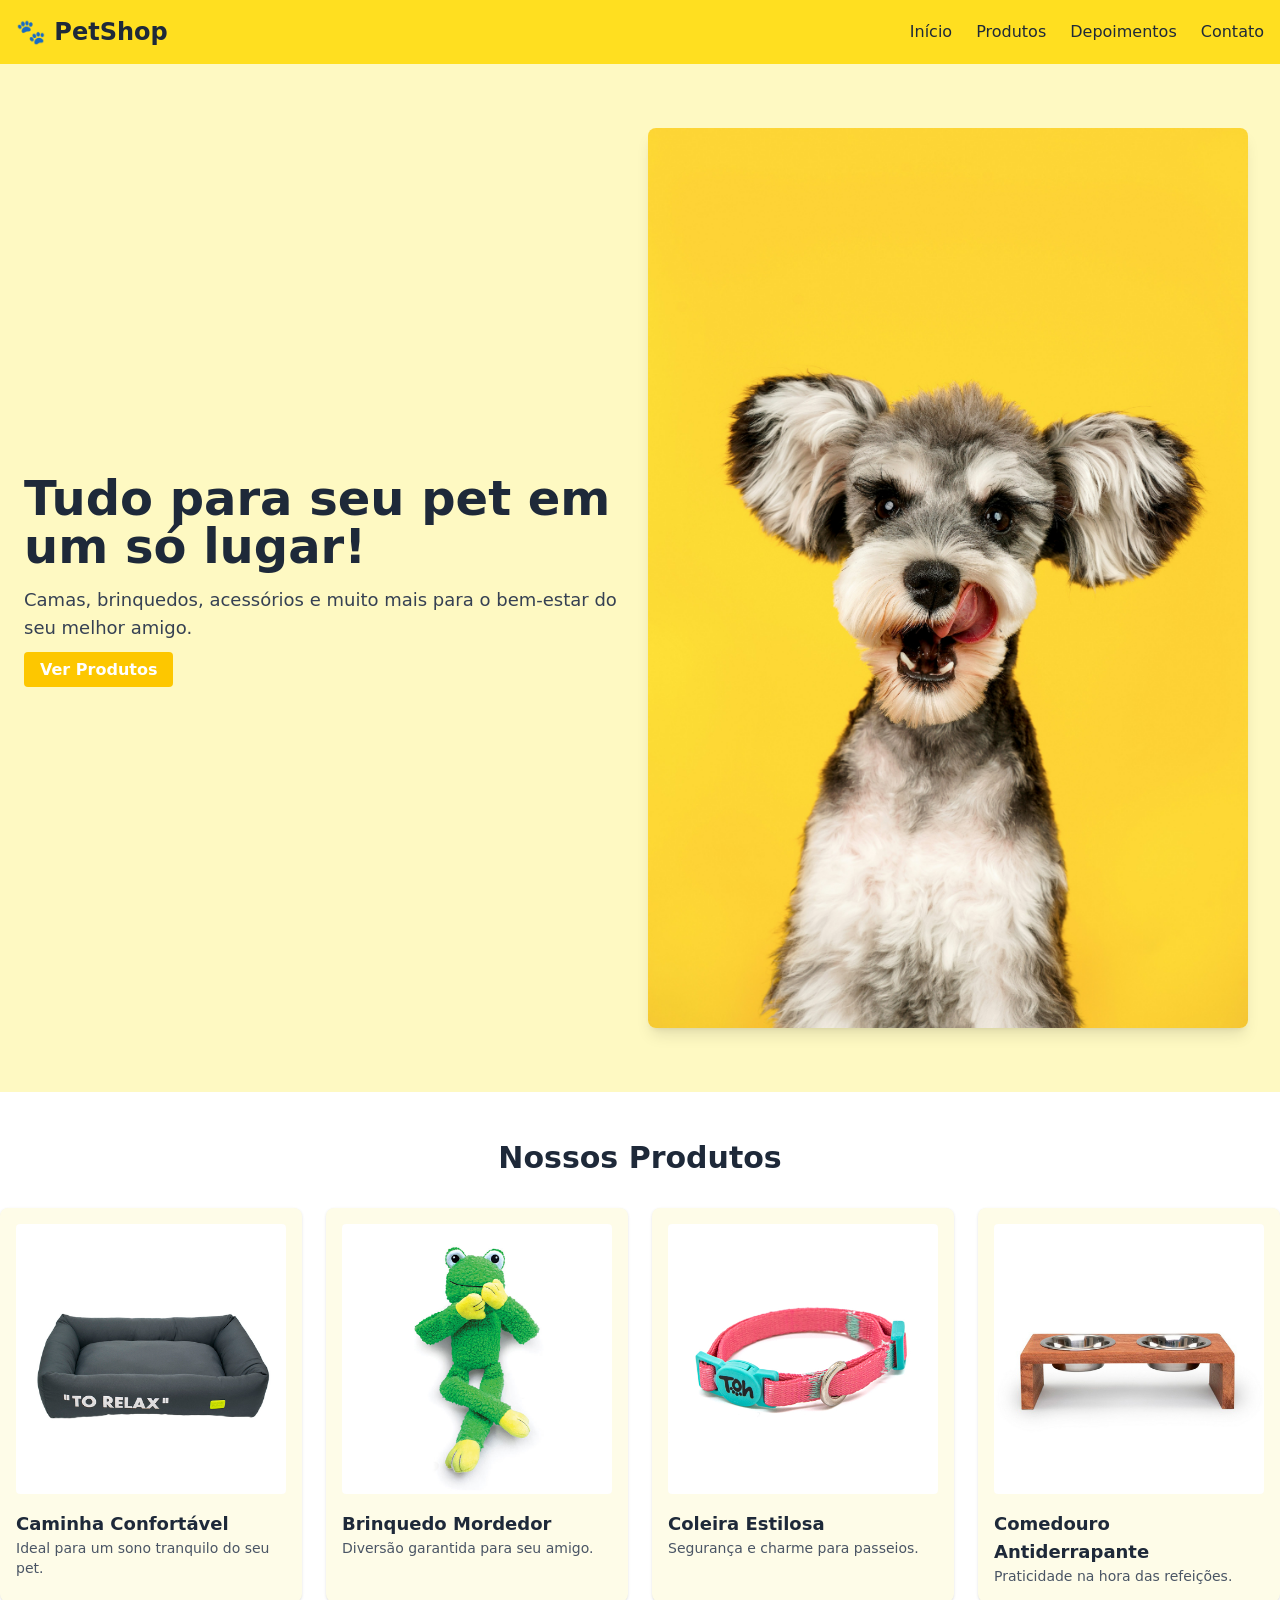
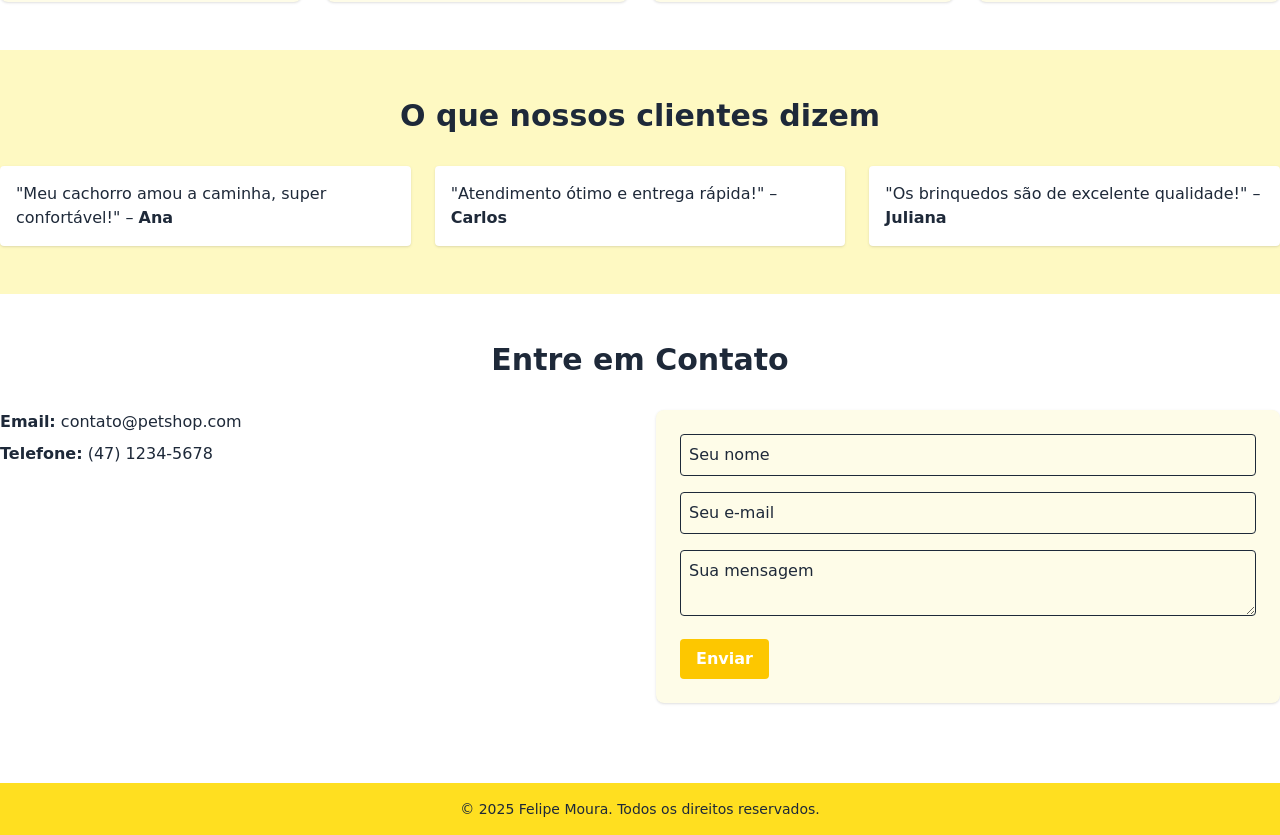
<file: Petshop/index.html>
<!DOCTYPE html>
<html lang="pt-BR">
<head>
  <meta charset="UTF-8">
  <meta name="viewport" content="width=device-width, initial-scale=1.0">
  <title>PetShop</title>
  <link href="./src/output.css" rel="stylesheet">
</head>
<body class="font-sans text-gray-800">
  <header class="bg-yellow-300 shadow-md">
    <div class="container mx-auto flex justify-between items-center p-4">
      <div class="flex items-center space-x-2">
        <span class="text-2xl font-bold text-gray-800">🐾 PetShop</span>
      </div>
      <nav class="hidden md:flex space-x-6 font-medium">
        <a href="#hero" class="hover:text-gray-700">Início</a>
        <a href="#produtos" class="hover:text-gray-700">Produtos</a>
        <a href="#depoimentos" class="hover:text-gray-700">Depoimentos</a>
        <a href="#contato" class="hover:text-gray-700">Contato</a>
      </nav>
    </div>
  </header>
  <section id="hero" class="bg-yellow-100">
    <div class="container mx-auto flex flex-col md:flex-row items-center p-6 md:py-16">
      <div class="md:w-1/2 text-center md:text-left space-y-4">
        <h1 class="text-4xl md:text-5xl font-bold text-gray-800">
          Tudo para seu pet em um só lugar!
        </h1>
        <p class="text-lg text-gray-700">
          Camas, brinquedos, acessórios e muito mais para o bem-estar do seu melhor amigo.
        </p>
        <a href="#produtos" class="bg-yellow-400 hover:bg-yellow-500 text-white font-bold py-2 px-4 rounded">
          Ver Produtos
        </a>
      </div>
      <div class="md:w-1/2 mt-6 md:mt-0">
        <img src="imgs/petlogo.jpg" loading="lazy" alt="Imagem Pet" class="rounded-lg shadow-lg mx-auto h-dvh">
      </div>
    </div>
  </section>
  <section id="produtos" class="py-12 bg-white">
    <div class="container mx-auto">
      <h2 class="text-3xl font-bold text-center mb-8">Nossos Produtos</h2>
      <div class="grid grid-cols-1 sm:grid-cols-2 lg:grid-cols-4 gap-6">
        <div class="bg-yellow-50 p-4 rounded-lg shadow hover:shadow-lg transition">
          <img src="imgs/cama.jpg" loading="lazy" alt="Caminha" class="rounded mb-4 mx-auto">
          <h3 class="text-lg font-semibold">Caminha Confortável</h3>
          <p class="text-sm text-gray-600">Ideal para um sono tranquilo do seu pet.</p>
        </div>
        <div class="bg-yellow-50 p-4 rounded-lg shadow hover:shadow-lg transition">
          <img src="imgs/brinquedo.jpg" loading="lazy" alt="Brinquedo" class="rounded mb-4 mx-auto">
          <h3 class="text-lg font-semibold">Brinquedo Mordedor</h3>
          <p class="text-sm text-gray-600">Diversão garantida para seu amigo.</p>
        </div>
        <div class="bg-yellow-50 p-4 rounded-lg shadow hover:shadow-lg transition">
          <img src="imgs/coleira.jpg" loading="lazy" alt="Coleira" class="rounded mb-4 mx-auto">
          <h3 class="text-lg font-semibold">Coleira Estilosa</h3>
          <p class="text-sm text-gray-600">Segurança e charme para passeios.</p>
        </div>
        <div class="bg-yellow-50 p-4 rounded-lg shadow hover:shadow-lg transition">
          <img src="imgs/comedouro.jpg" loading="lazy" alt="Comedouro" class="rounded mb-4 mx-auto">
          <h3 class="text-lg font-semibold">Comedouro Antiderrapante</h3>
          <p class="text-sm text-gray-600">Praticidade na hora das refeições.</p>
        </div>
      </div>
    </div>
  </section>
  <section id="depoimentos" class="py-12 bg-yellow-100">
    <div class="container mx-auto">
      <h2 class="text-3xl font-bold text-center mb-8">O que nossos clientes dizem</h2>
      <div class="grid grid-cols-1 md:grid-cols-3 gap-6">
        <blockquote class="bg-white p-4 rounded shadow">
          "Meu cachorro amou a caminha, super confortável!" – <strong>Ana</strong>
        </blockquote>
        <blockquote class="bg-white p-4 rounded shadow">
          "Atendimento ótimo e entrega rápida!" – <strong>Carlos</strong>
        </blockquote>
        <blockquote class="bg-white p-4 rounded shadow">
          "Os brinquedos são de excelente qualidade!" – <strong>Juliana</strong>
        </blockquote>
      </div>
    </div>
  </section>
  <section id="contato" class="py-12 bg-white">
    <div class="container mx-auto">
      <h2 class="text-3xl font-bold text-center mb-8">Entre em Contato</h2>
      <div class="grid grid-cols-1 md:grid-cols-2 gap-8">
        <div class="space-y-2">
          <p><strong>Email:</strong> contato@petshop.com</p>
          <p><strong>Telefone:</strong> (47) 1234-5678</p>
        </div>
        <form class="bg-yellow-50 p-6 rounded-lg shadow space-y-4">
          <input type="text" placeholder="Seu nome" class="w-full p-2 border rounded">
          <input type="email" placeholder="Seu e-mail" class="w-full p-2 border rounded">
          <textarea placeholder="Sua mensagem" class="w-full p-2 border rounded"></textarea>
          <button type="submit" class="bg-yellow-400 hover:bg-yellow-500 text-white font-bold py-2 px-4 rounded">
            Enviar
          </button>
        </form>
      </div>
    </div>
  </section>
  <footer class="bg-yellow-300 text-center p-4 mt-8">
    <p class="text-sm">© 2025 Felipe Moura. Todos os direitos reservados.</p>
  </footer>
</body>
</html>
</file>
<file: Petshop/src/output.css>
/*! tailwindcss v4.1.12 | MIT License | https://tailwindcss.com */
@layer properties;
@layer theme, base, components, utilities;
@layer theme {
  :root, :host {
    --font-sans: ui-sans-serif, system-ui, sans-serif, "Apple Color Emoji",
      "Segoe UI Emoji", "Segoe UI Symbol", "Noto Color Emoji";
    --font-mono: ui-monospace, SFMono-Regular, Menlo, Monaco, Consolas, "Liberation Mono",
      "Courier New", monospace;
    --color-yellow-50: oklch(98.7% 0.026 102.212);
    --color-yellow-100: oklch(97.3% 0.071 103.193);
    --color-yellow-300: oklch(90.5% 0.182 98.111);
    --color-yellow-400: oklch(85.2% 0.199 91.936);
    --color-yellow-500: oklch(79.5% 0.184 86.047);
    --color-gray-600: oklch(44.6% 0.03 256.802);
    --color-gray-700: oklch(37.3% 0.034 259.733);
    --color-gray-800: oklch(27.8% 0.033 256.848);
    --color-white: #fff;
    --spacing: 0.25rem;
    --text-sm: 0.875rem;
    --text-sm--line-height: calc(1.25 / 0.875);
    --text-lg: 1.125rem;
    --text-lg--line-height: calc(1.75 / 1.125);
    --text-2xl: 1.5rem;
    --text-2xl--line-height: calc(2 / 1.5);
    --text-3xl: 1.875rem;
    --text-3xl--line-height: calc(2.25 / 1.875);
    --text-4xl: 2.25rem;
    --text-4xl--line-height: calc(2.5 / 2.25);
    --text-5xl: 3rem;
    --text-5xl--line-height: 1;
    --font-weight-medium: 500;
    --font-weight-semibold: 600;
    --font-weight-bold: 700;
    --radius-lg: 0.5rem;
    --default-transition-duration: 150ms;
    --default-transition-timing-function: cubic-bezier(0.4, 0, 0.2, 1);
    --default-font-family: var(--font-sans);
    --default-mono-font-family: var(--font-mono);
  }
}
@layer base {
  *, ::after, ::before, ::backdrop, ::file-selector-button {
    box-sizing: border-box;
    margin: 0;
    padding: 0;
    border: 0 solid;
  }
  html, :host {
    line-height: 1.5;
    -webkit-text-size-adjust: 100%;
    tab-size: 4;
    font-family: var(--default-font-family, ui-sans-serif, system-ui, sans-serif, "Apple Color Emoji", "Segoe UI Emoji", "Segoe UI Symbol", "Noto Color Emoji");
    font-feature-settings: var(--default-font-feature-settings, normal);
    font-variation-settings: var(--default-font-variation-settings, normal);
    -webkit-tap-highlight-color: transparent;
  }
  hr {
    height: 0;
    color: inherit;
    border-top-width: 1px;
  }
  abbr:where([title]) {
    -webkit-text-decoration: underline dotted;
    text-decoration: underline dotted;
  }
  h1, h2, h3, h4, h5, h6 {
    font-size: inherit;
    font-weight: inherit;
  }
  a {
    color: inherit;
    -webkit-text-decoration: inherit;
    text-decoration: inherit;
  }
  b, strong {
    font-weight: bolder;
  }
  code, kbd, samp, pre {
    font-family: var(--default-mono-font-family, ui-monospace, SFMono-Regular, Menlo, Monaco, Consolas, "Liberation Mono", "Courier New", monospace);
    font-feature-settings: var(--default-mono-font-feature-settings, normal);
    font-variation-settings: var(--default-mono-font-variation-settings, normal);
    font-size: 1em;
  }
  small {
    font-size: 80%;
  }
  sub, sup {
    font-size: 75%;
    line-height: 0;
    position: relative;
    vertical-align: baseline;
  }
  sub {
    bottom: -0.25em;
  }
  sup {
    top: -0.5em;
  }
  table {
    text-indent: 0;
    border-color: inherit;
    border-collapse: collapse;
  }
  :-moz-focusring {
    outline: auto;
  }
  progress {
    vertical-align: baseline;
  }
  summary {
    display: list-item;
  }
  ol, ul, menu {
    list-style: none;
  }
  img, svg, video, canvas, audio, iframe, embed, object {
    display: block;
    vertical-align: middle;
  }
  img, video {
    max-width: 100%;
    height: auto;
  }
  button, input, select, optgroup, textarea, ::file-selector-button {
    font: inherit;
    font-feature-settings: inherit;
    font-variation-settings: inherit;
    letter-spacing: inherit;
    color: inherit;
    border-radius: 0;
    background-color: transparent;
    opacity: 1;
  }
  :where(select:is([multiple], [size])) optgroup {
    font-weight: bolder;
  }
  :where(select:is([multiple], [size])) optgroup option {
    padding-inline-start: 20px;
  }
  ::file-selector-button {
    margin-inline-end: 4px;
  }
  ::placeholder {
    opacity: 1;
  }
  @supports (not (-webkit-appearance: -apple-pay-button))  or (contain-intrinsic-size: 1px) {
    ::placeholder {
      color: currentcolor;
      @supports (color: color-mix(in lab, red, red)) {
        color: color-mix(in oklab, currentcolor 50%, transparent);
      }
    }
  }
  textarea {
    resize: vertical;
  }
  ::-webkit-search-decoration {
    -webkit-appearance: none;
  }
  ::-webkit-date-and-time-value {
    min-height: 1lh;
    text-align: inherit;
  }
  ::-webkit-datetime-edit {
    display: inline-flex;
  }
  ::-webkit-datetime-edit-fields-wrapper {
    padding: 0;
  }
  ::-webkit-datetime-edit, ::-webkit-datetime-edit-year-field, ::-webkit-datetime-edit-month-field, ::-webkit-datetime-edit-day-field, ::-webkit-datetime-edit-hour-field, ::-webkit-datetime-edit-minute-field, ::-webkit-datetime-edit-second-field, ::-webkit-datetime-edit-millisecond-field, ::-webkit-datetime-edit-meridiem-field {
    padding-block: 0;
  }
  :-moz-ui-invalid {
    box-shadow: none;
  }
  button, input:where([type="button"], [type="reset"], [type="submit"]), ::file-selector-button {
    appearance: button;
  }
  ::-webkit-inner-spin-button, ::-webkit-outer-spin-button {
    height: auto;
  }
  [hidden]:where(:not([hidden="until-found"])) {
    display: none !important;
  }
}
@layer utilities {
  .container {
    width: 100%;
    @media (width >= 40rem) {
      max-width: 40rem;
    }
    @media (width >= 48rem) {
      max-width: 48rem;
    }
    @media (width >= 64rem) {
      max-width: 64rem;
    }
    @media (width >= 80rem) {
      max-width: 80rem;
    }
    @media (width >= 96rem) {
      max-width: 96rem;
    }
  }
  .mx-auto {
    margin-inline: auto;
  }
  .mt-6 {
    margin-top: calc(var(--spacing) * 6);
  }
  .mt-8 {
    margin-top: calc(var(--spacing) * 8);
  }
  .mb-4 {
    margin-bottom: calc(var(--spacing) * 4);
  }
  .mb-8 {
    margin-bottom: calc(var(--spacing) * 8);
  }
  .flex {
    display: flex;
  }
  .grid {
    display: grid;
  }
  .hidden {
    display: none;
  }
  .table {
    display: table;
  }
  .size-32 {
    width: calc(var(--spacing) * 32);
    height: calc(var(--spacing) * 32);
  }
  .h-64 {
    height: calc(var(--spacing) * 64);
  }
  .h-80 {
    height: calc(var(--spacing) * 80);
  }
  .h-auto {
    height: auto;
  }
  .h-dvh {
    height: 100dvh;
  }
  .w-full {
    width: 100%;
  }
  .border-collapse {
    border-collapse: collapse;
  }
  .resize {
    resize: both;
  }
  .grid-cols-1 {
    grid-template-columns: repeat(1, minmax(0, 1fr));
  }
  .flex-col {
    flex-direction: column;
  }
  .items-center {
    align-items: center;
  }
  .justify-between {
    justify-content: space-between;
  }
  .gap-6 {
    gap: calc(var(--spacing) * 6);
  }
  .gap-8 {
    gap: calc(var(--spacing) * 8);
  }
  .space-y-2 {
    :where(& > :not(:last-child)) {
      --tw-space-y-reverse: 0;
      margin-block-start: calc(calc(var(--spacing) * 2) * var(--tw-space-y-reverse));
      margin-block-end: calc(calc(var(--spacing) * 2) * calc(1 - var(--tw-space-y-reverse)));
    }
  }
  .space-y-4 {
    :where(& > :not(:last-child)) {
      --tw-space-y-reverse: 0;
      margin-block-start: calc(calc(var(--spacing) * 4) * var(--tw-space-y-reverse));
      margin-block-end: calc(calc(var(--spacing) * 4) * calc(1 - var(--tw-space-y-reverse)));
    }
  }
  .space-x-2 {
    :where(& > :not(:last-child)) {
      --tw-space-x-reverse: 0;
      margin-inline-start: calc(calc(var(--spacing) * 2) * var(--tw-space-x-reverse));
      margin-inline-end: calc(calc(var(--spacing) * 2) * calc(1 - var(--tw-space-x-reverse)));
    }
  }
  .space-x-6 {
    :where(& > :not(:last-child)) {
      --tw-space-x-reverse: 0;
      margin-inline-start: calc(calc(var(--spacing) * 6) * var(--tw-space-x-reverse));
      margin-inline-end: calc(calc(var(--spacing) * 6) * calc(1 - var(--tw-space-x-reverse)));
    }
  }
  .rounded {
    border-radius: 0.25rem;
  }
  .rounded-lg {
    border-radius: var(--radius-lg);
  }
  .border {
    border-style: var(--tw-border-style);
    border-width: 1px;
  }
  .bg-white {
    background-color: var(--color-white);
  }
  .bg-yellow-50 {
    background-color: var(--color-yellow-50);
  }
  .bg-yellow-100 {
    background-color: var(--color-yellow-100);
  }
  .bg-yellow-300 {
    background-color: var(--color-yellow-300);
  }
  .bg-yellow-400 {
    background-color: var(--color-yellow-400);
  }
  .p-2 {
    padding: calc(var(--spacing) * 2);
  }
  .p-4 {
    padding: calc(var(--spacing) * 4);
  }
  .p-6 {
    padding: calc(var(--spacing) * 6);
  }
  .px-4 {
    padding-inline: calc(var(--spacing) * 4);
  }
  .py-2 {
    padding-block: calc(var(--spacing) * 2);
  }
  .py-12 {
    padding-block: calc(var(--spacing) * 12);
  }
  .text-center {
    text-align: center;
  }
  .font-sans {
    font-family: var(--font-sans);
  }
  .text-2xl {
    font-size: var(--text-2xl);
    line-height: var(--tw-leading, var(--text-2xl--line-height));
  }
  .text-3xl {
    font-size: var(--text-3xl);
    line-height: var(--tw-leading, var(--text-3xl--line-height));
  }
  .text-4xl {
    font-size: var(--text-4xl);
    line-height: var(--tw-leading, var(--text-4xl--line-height));
  }
  .text-lg {
    font-size: var(--text-lg);
    line-height: var(--tw-leading, var(--text-lg--line-height));
  }
  .text-sm {
    font-size: var(--text-sm);
    line-height: var(--tw-leading, var(--text-sm--line-height));
  }
  .font-bold {
    --tw-font-weight: var(--font-weight-bold);
    font-weight: var(--font-weight-bold);
  }
  .font-medium {
    --tw-font-weight: var(--font-weight-medium);
    font-weight: var(--font-weight-medium);
  }
  .font-semibold {
    --tw-font-weight: var(--font-weight-semibold);
    font-weight: var(--font-weight-semibold);
  }
  .text-gray-600 {
    color: var(--color-gray-600);
  }
  .text-gray-700 {
    color: var(--color-gray-700);
  }
  .text-gray-800 {
    color: var(--color-gray-800);
  }
  .text-white {
    color: var(--color-white);
  }
  .underline {
    text-decoration-line: underline;
  }
  .shadow {
    --tw-shadow: 0 1px 3px 0 var(--tw-shadow-color, rgb(0 0 0 / 0.1)), 0 1px 2px -1px var(--tw-shadow-color, rgb(0 0 0 / 0.1));
    box-shadow: var(--tw-inset-shadow), var(--tw-inset-ring-shadow), var(--tw-ring-offset-shadow), var(--tw-ring-shadow), var(--tw-shadow);
  }
  .shadow-lg {
    --tw-shadow: 0 10px 15px -3px var(--tw-shadow-color, rgb(0 0 0 / 0.1)), 0 4px 6px -4px var(--tw-shadow-color, rgb(0 0 0 / 0.1));
    box-shadow: var(--tw-inset-shadow), var(--tw-inset-ring-shadow), var(--tw-ring-offset-shadow), var(--tw-ring-shadow), var(--tw-shadow);
  }
  .shadow-md {
    --tw-shadow: 0 4px 6px -1px var(--tw-shadow-color, rgb(0 0 0 / 0.1)), 0 2px 4px -2px var(--tw-shadow-color, rgb(0 0 0 / 0.1));
    box-shadow: var(--tw-inset-shadow), var(--tw-inset-ring-shadow), var(--tw-ring-offset-shadow), var(--tw-ring-shadow), var(--tw-shadow);
  }
  .outline {
    outline-style: var(--tw-outline-style);
    outline-width: 1px;
  }
  .transition {
    transition-property: color, background-color, border-color, outline-color, text-decoration-color, fill, stroke, --tw-gradient-from, --tw-gradient-via, --tw-gradient-to, opacity, box-shadow, transform, translate, scale, rotate, filter, -webkit-backdrop-filter, backdrop-filter, display, visibility, content-visibility, overlay, pointer-events;
    transition-timing-function: var(--tw-ease, var(--default-transition-timing-function));
    transition-duration: var(--tw-duration, var(--default-transition-duration));
  }
  .hover\:bg-yellow-500 {
    &:hover {
      @media (hover: hover) {
        background-color: var(--color-yellow-500);
      }
    }
  }
  .hover\:text-gray-700 {
    &:hover {
      @media (hover: hover) {
        color: var(--color-gray-700);
      }
    }
  }
  .hover\:shadow-lg {
    &:hover {
      @media (hover: hover) {
        --tw-shadow: 0 10px 15px -3px var(--tw-shadow-color, rgb(0 0 0 / 0.1)), 0 4px 6px -4px var(--tw-shadow-color, rgb(0 0 0 / 0.1));
        box-shadow: var(--tw-inset-shadow), var(--tw-inset-ring-shadow), var(--tw-ring-offset-shadow), var(--tw-ring-shadow), var(--tw-shadow);
      }
    }
  }
  .sm\:grid-cols-2 {
    @media (width >= 40rem) {
      grid-template-columns: repeat(2, minmax(0, 1fr));
    }
  }
  .md\:mt-0 {
    @media (width >= 48rem) {
      margin-top: calc(var(--spacing) * 0);
    }
  }
  .md\:flex {
    @media (width >= 48rem) {
      display: flex;
    }
  }
  .md\:w-1\/2 {
    @media (width >= 48rem) {
      width: calc(1/2 * 100%);
    }
  }
  .md\:grid-cols-2 {
    @media (width >= 48rem) {
      grid-template-columns: repeat(2, minmax(0, 1fr));
    }
  }
  .md\:grid-cols-3 {
    @media (width >= 48rem) {
      grid-template-columns: repeat(3, minmax(0, 1fr));
    }
  }
  .md\:flex-row {
    @media (width >= 48rem) {
      flex-direction: row;
    }
  }
  .md\:py-16 {
    @media (width >= 48rem) {
      padding-block: calc(var(--spacing) * 16);
    }
  }
  .md\:text-left {
    @media (width >= 48rem) {
      text-align: left;
    }
  }
  .md\:text-5xl {
    @media (width >= 48rem) {
      font-size: var(--text-5xl);
      line-height: var(--tw-leading, var(--text-5xl--line-height));
    }
  }
  .lg\:grid-cols-4 {
    @media (width >= 64rem) {
      grid-template-columns: repeat(4, minmax(0, 1fr));
    }
  }
}
@property --tw-space-y-reverse {
  syntax: "*";
  inherits: false;
  initial-value: 0;
}
@property --tw-space-x-reverse {
  syntax: "*";
  inherits: false;
  initial-value: 0;
}
@property --tw-border-style {
  syntax: "*";
  inherits: false;
  initial-value: solid;
}
@property --tw-font-weight {
  syntax: "*";
  inherits: false;
}
@property --tw-shadow {
  syntax: "*";
  inherits: false;
  initial-value: 0 0 #0000;
}
@property --tw-shadow-color {
  syntax: "*";
  inherits: false;
}
@property --tw-shadow-alpha {
  syntax: "<percentage>";
  inherits: false;
  initial-value: 100%;
}
@property --tw-inset-shadow {
  syntax: "*";
  inherits: false;
  initial-value: 0 0 #0000;
}
@property --tw-inset-shadow-color {
  syntax: "*";
  inherits: false;
}
@property --tw-inset-shadow-alpha {
  syntax: "<percentage>";
  inherits: false;
  initial-value: 100%;
}
@property --tw-ring-color {
  syntax: "*";
  inherits: false;
}
@property --tw-ring-shadow {
  syntax: "*";
  inherits: false;
  initial-value: 0 0 #0000;
}
@property --tw-inset-ring-color {
  syntax: "*";
  inherits: false;
}
@property --tw-inset-ring-shadow {
  syntax: "*";
  inherits: false;
  initial-value: 0 0 #0000;
}
@property --tw-ring-inset {
  syntax: "*";
  inherits: false;
}
@property --tw-ring-offset-width {
  syntax: "<length>";
  inherits: false;
  initial-value: 0px;
}
@property --tw-ring-offset-color {
  syntax: "*";
  inherits: false;
  initial-value: #fff;
}
@property --tw-ring-offset-shadow {
  syntax: "*";
  inherits: false;
  initial-value: 0 0 #0000;
}
@property --tw-outline-style {
  syntax: "*";
  inherits: false;
  initial-value: solid;
}
@layer properties {
  @supports ((-webkit-hyphens: none) and (not (margin-trim: inline))) or ((-moz-orient: inline) and (not (color:rgb(from red r g b)))) {
    *, ::before, ::after, ::backdrop {
      --tw-space-y-reverse: 0;
      --tw-space-x-reverse: 0;
      --tw-border-style: solid;
      --tw-font-weight: initial;
      --tw-shadow: 0 0 #0000;
      --tw-shadow-color: initial;
      --tw-shadow-alpha: 100%;
      --tw-inset-shadow: 0 0 #0000;
      --tw-inset-shadow-color: initial;
      --tw-inset-shadow-alpha: 100%;
      --tw-ring-color: initial;
      --tw-ring-shadow: 0 0 #0000;
      --tw-inset-ring-color: initial;
      --tw-inset-ring-shadow: 0 0 #0000;
      --tw-ring-inset: initial;
      --tw-ring-offset-width: 0px;
      --tw-ring-offset-color: #fff;
      --tw-ring-offset-shadow: 0 0 #0000;
      --tw-outline-style: solid;
    }
  }
}
</file>
